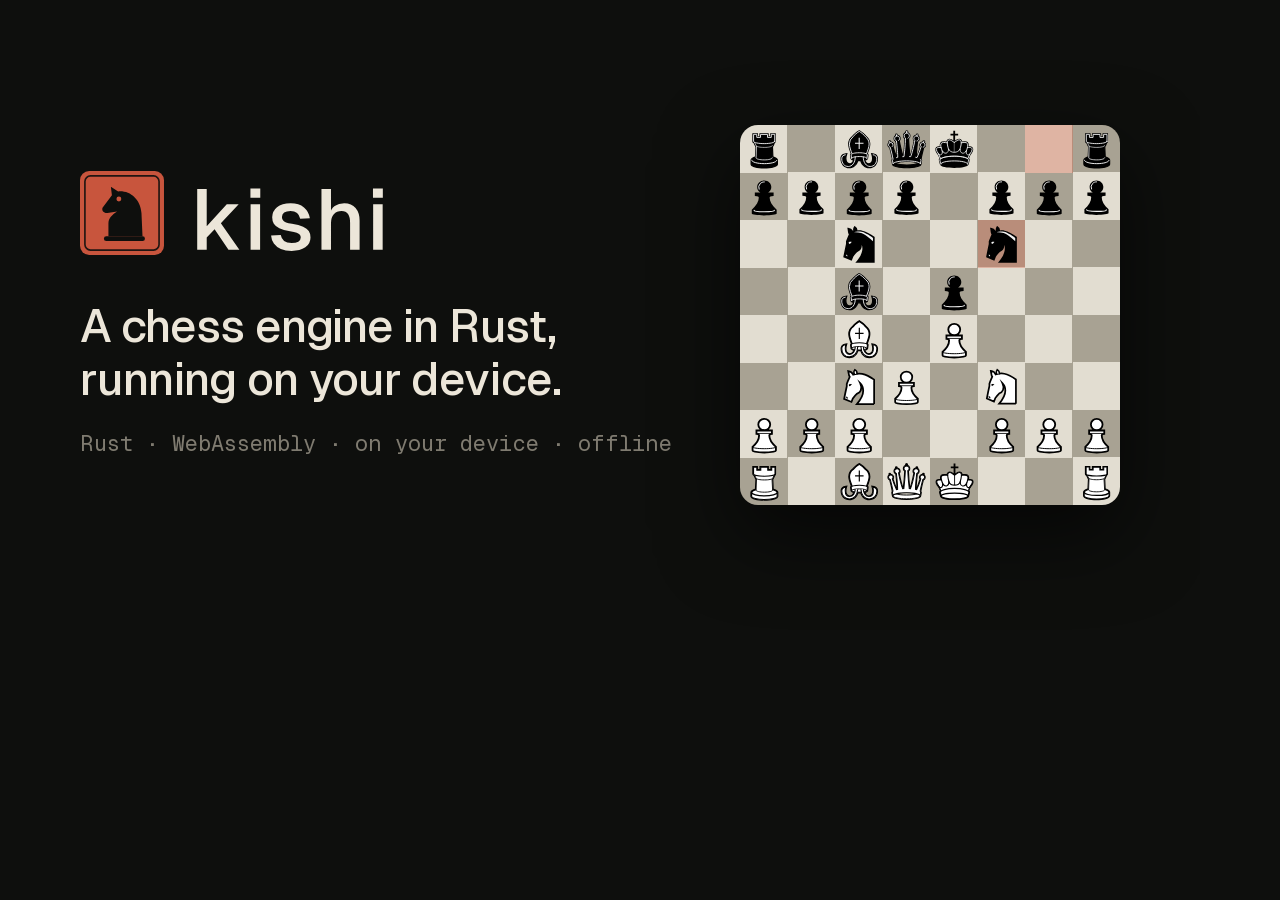
<file: scripts/og.html>
<!doctype html>
<!-- The social card, web/og.png: render at 1200x630, e.g. with headless Chrome. -->
<html><head><meta charset="utf-8"><style>
@font-face { font-family: Geist; src: url(../web/fonts/Geist-Variable.woff2); font-weight: 100 900; }
@font-face { font-family: "Geist Mono"; src: url(../web/fonts/GeistMono-Variable.woff2); font-weight: 100 900; }
html, body { margin: 0; width: 1200px; height: 630px; overflow: hidden; }
body {
  background: #0e0f0d;
  background-image: linear-gradient(rgba(255,255,255,0) 1px, transparent 1px), linear-gradient(90deg, rgba(255,255,255,0) 1px, transparent 1px);
  background-size: 40px 40px;
  color: #cdc7ba; font-family: Geist, sans-serif;
  display: flex; align-items: center; gap: 64px; padding: 0 80px; box-sizing: border-box;
}
.left { flex: 1; }
.lockup { height: 84px; }
h1 { font-size: 46px; line-height: 1.15; letter-spacing: -0.02em; color: #ece6d9; margin: 40px 0 0; font-weight: 500; }
p { font: 22px/1.4 "Geist Mono", monospace; color: #7f7b70; margin: 22px 0 0; }
p b { color: #d8644a; font-weight: 500; }
.board { width: 380px; height: 380px; border-radius: 18px; overflow: hidden; flex: none;
  background: repeating-conic-gradient(#a8a293 0 25%, #e2ddd1 0 50%) 0 0 / 25% 25%;
  box-shadow: 0 30px 80px rgba(0,0,0,.6); position: relative; }
.board i { position: absolute; width: 12.5%; height: 12.5%; background-size: cover; }
.board .m { position: absolute; width: 12.5%; height: 12.5%; background: rgba(216,100,74,.34); }
</style></head><body>
<div class="left">
  <img class="lockup" src="../docs/brand/kishi-lockup-light.svg" alt="">
  <h1>A chess engine in Rust,<br>running on your device.</h1>
  <p>Rust · WebAssembly · on your device · offline</p>
</div>
<div class="board" id="b"></div>
<script>
// The Italian Game after 4...Nf6, Kishi to move.
const fen = 'r1bqk2r/pppp1ppp/2n2n2/2b1p3/2B1P3/2NP1N2/PPP2PPP/R1BQK2R';
const b = document.getElementById('b');
for (const [sq] of [['f6'], ['g8']]) {
  const m = document.createElement('div'); m.className = 'm';
  m.style.left = (sq.charCodeAt(0) - 97) * 12.5 + '%'; m.style.top = (8 - sq[1]) * 12.5 + '%'; b.append(m);
}
fen.split('/').forEach((row, r) => { let f = 0; for (const c of row) {
  if (/\d/.test(c)) { f += +c; continue; }
  const i = document.createElement('i');
  i.style.backgroundImage = `url(../web/pieces/${c === c.toUpperCase() ? 'w' : 'b'}${c.toUpperCase()}.svg)`;
  i.style.left = f * 12.5 + '%'; i.style.top = r * 12.5 + '%'; b.append(i); f++; } });
</script>
</body></html>
</file>
